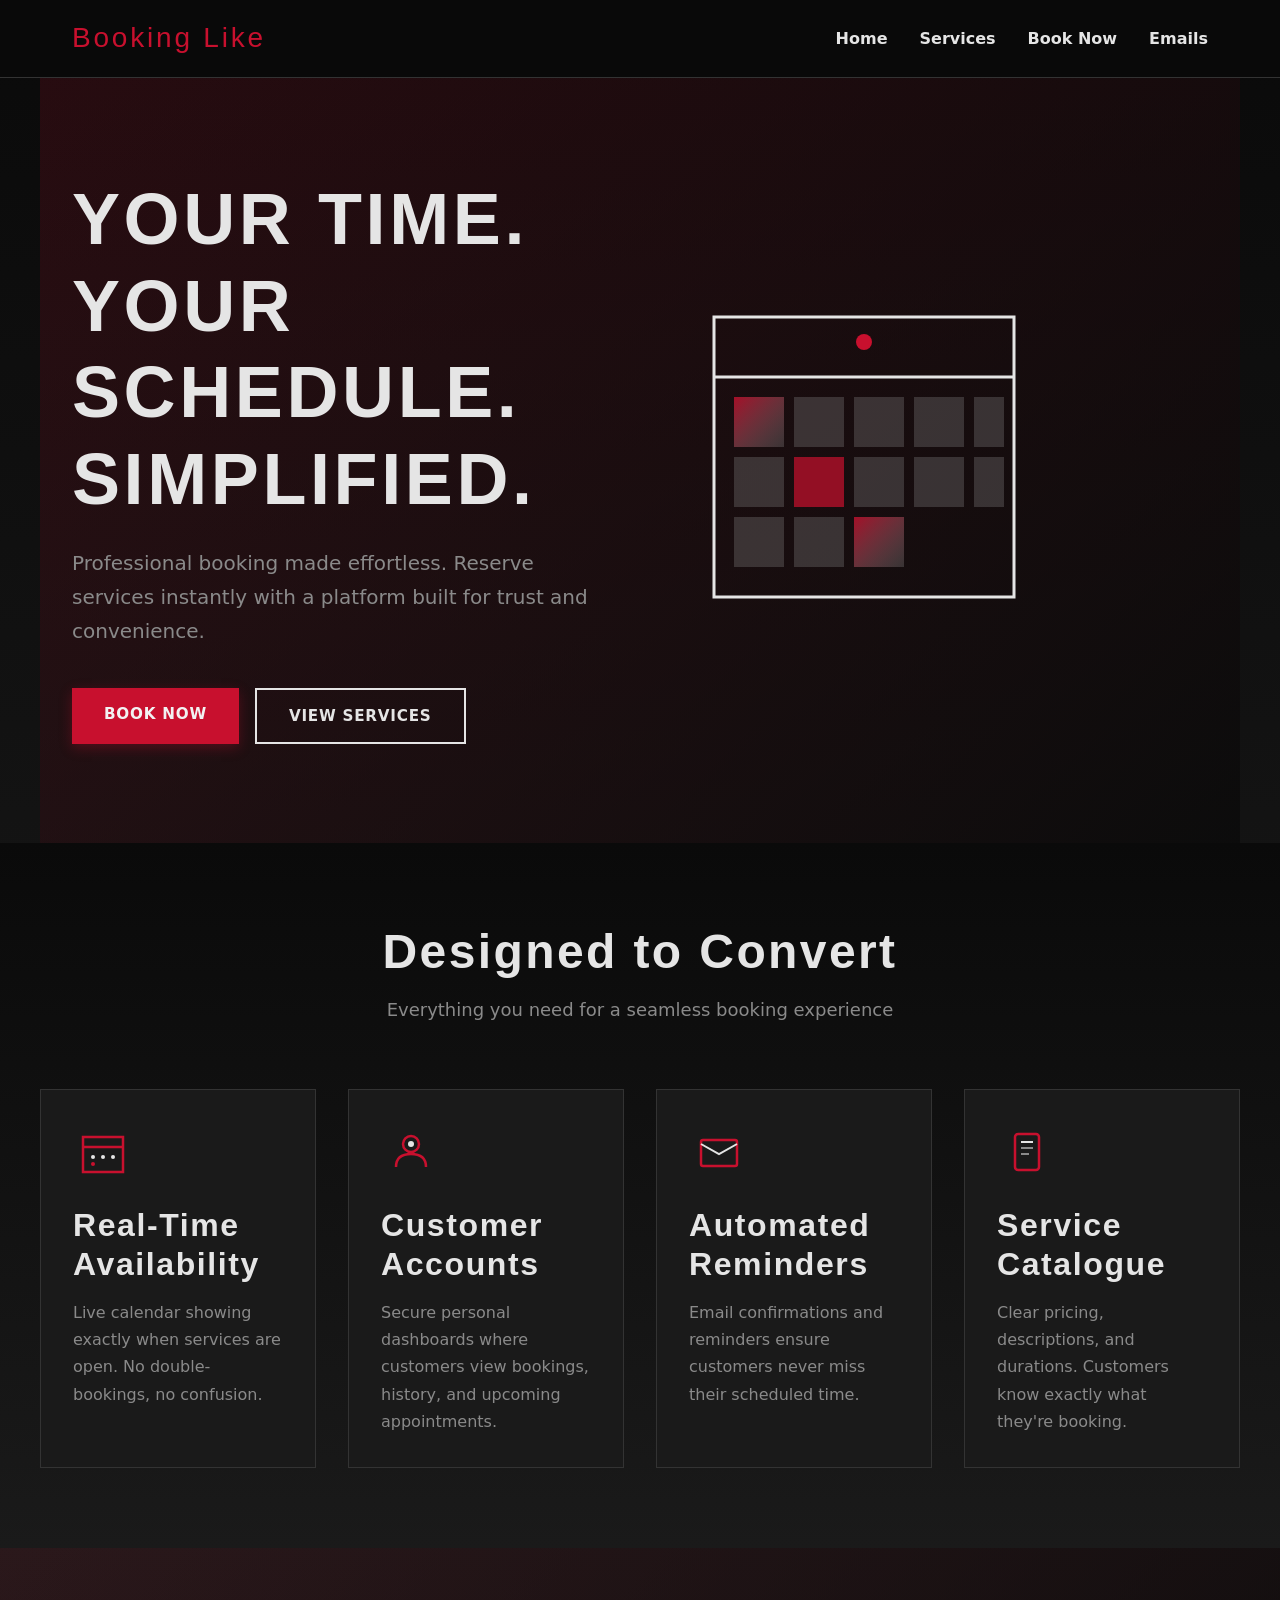
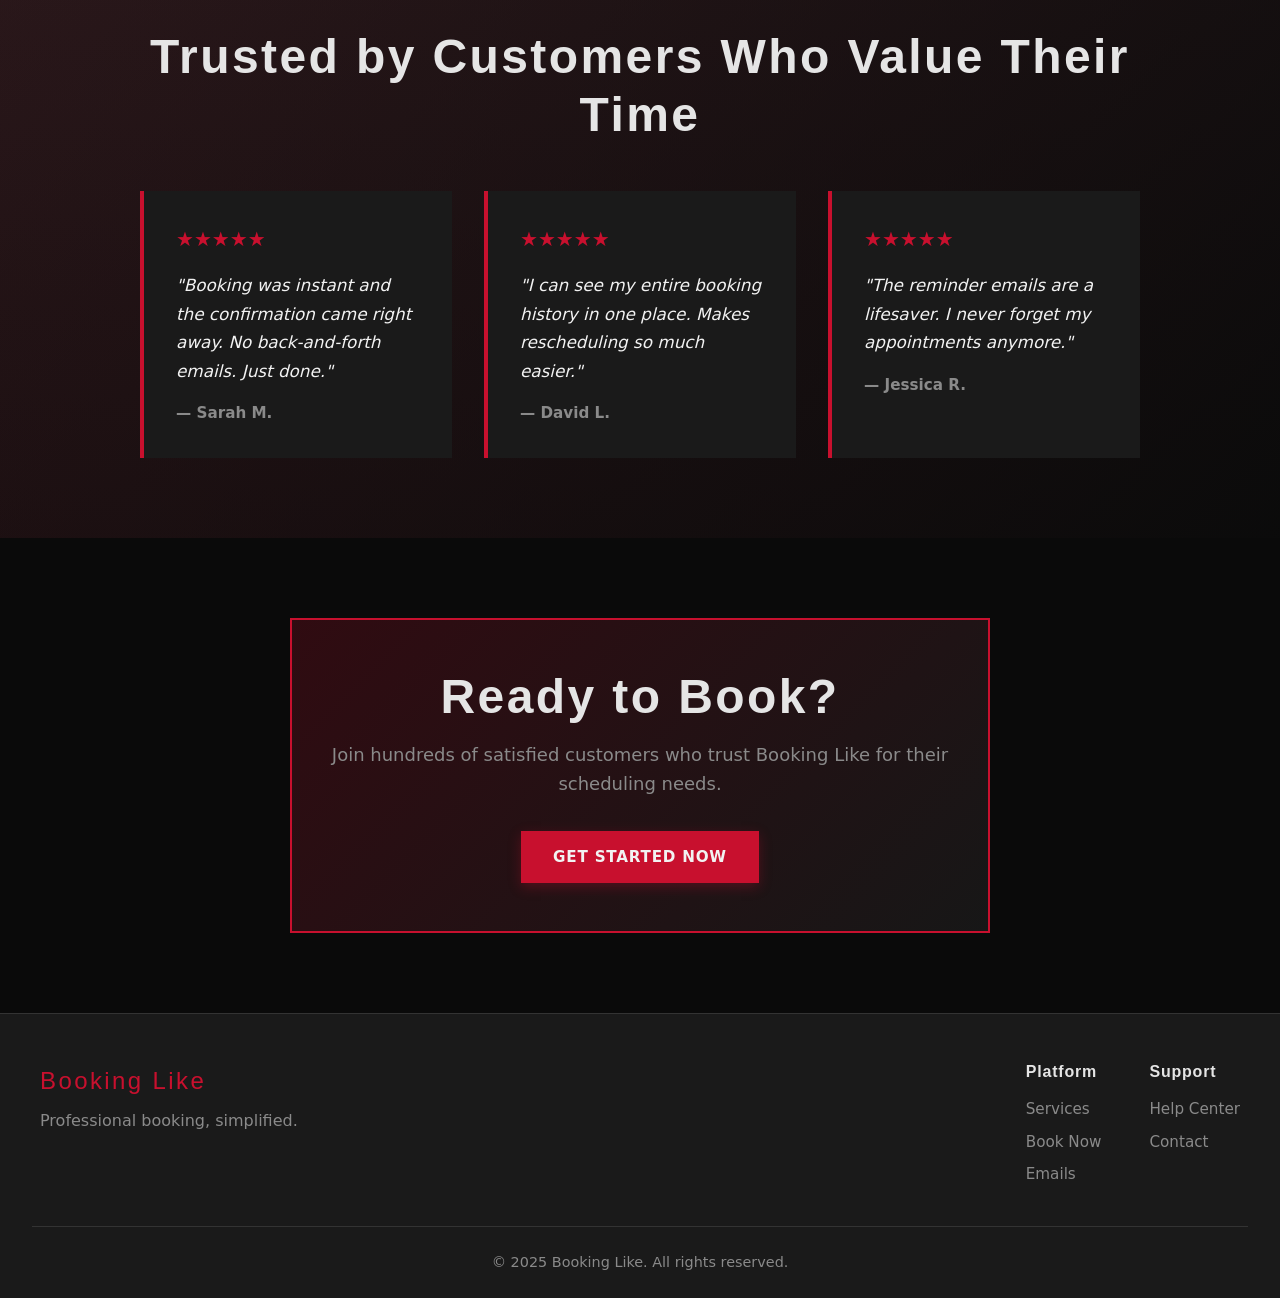
<file: index.html>
<!DOCTYPE html>
<html lang="en">
<head>
<meta charset="UTF-8">
<meta name="viewport" content="width=device-width, initial-scale=1.0">
<title>Booking Like – Professional Online Booking</title>
<link rel="stylesheet" href="styles.css">
</head>
<body>
<nav class="navbar">
<div class="nav-container">
<a href="index.html" class="logo">Booking Like</a>
<div class="nav-links">
<a href="index.html">Home</a>
<a href="services.html">Services</a>
<a href="book-now.html">Book Now</a>
<a href="emails.html">Emails</a>
</div>
</div>
</nav>
<main>
<section class="hero">
<div class="hero-content">
<h1>Your Time.<br>Your Schedule.<br>Simplified.</h1>
<p class="hero-subtitle">Professional booking made effortless. Reserve services instantly with a platform built for trust and convenience.</p>
<div class="hero-cta">
<a href="book-now.html" class="btn btn-primary">Book Now</a>
<a href="services.html" class="btn btn-secondary">View Services</a>
</div>
</div>
<div class="hero-visual">
<svg viewBox="0 0 400 400" xmlns="http://www.w3.org/2000/svg">
<defs>
<linearGradient id="calGrad" x1="0%" y1="0%" x2="100%" y2="100%">
<stop offset="0%" style="stop-color:#c8102e;stop-opacity:0.8"/>
<stop offset="100%" style="stop-color:#8a8a8a;stop-opacity:0.3"/>
</linearGradient>
</defs>
<rect x="50" y="60" width="300" height="280" fill="none" stroke="#e5e5e5" stroke-width="3"/>
<line x1="50" y1="120" x2="350" y2="120" stroke="#e5e5e5" stroke-width="3"/>
<rect x="70" y="140" width="50" height="50" fill="url(#calGrad)"/>
<rect x="130" y="140" width="50" height="50" fill="#8a8a8a" opacity="0.3"/>
<rect x="190" y="140" width="50" height="50" fill="#8a8a8a" opacity="0.3"/>
<rect x="250" y="140" width="50" height="50" fill="#8a8a8a" opacity="0.3"/>
<rect x="310" y="140" width="30" height="50" fill="#8a8a8a" opacity="0.3"/>
<rect x="70" y="200" width="50" height="50" fill="#8a8a8a" opacity="0.3"/>
<rect x="130" y="200" width="50" height="50" fill="#c8102e" opacity="0.7"/>
<rect x="190" y="200" width="50" height="50" fill="#8a8a8a" opacity="0.3"/>
<rect x="250" y="200" width="50" height="50" fill="#8a8a8a" opacity="0.3"/>
<rect x="310" y="200" width="30" height="50" fill="#8a8a8a" opacity="0.3"/>
<rect x="70" y="260" width="50" height="50" fill="#8a8a8a" opacity="0.3"/>
<rect x="130" y="260" width="50" height="50" fill="#8a8a8a" opacity="0.3"/>
<rect x="190" y="260" width="50" height="50" fill="url(#calGrad)"/>
<circle cx="200" cy="85" r="8" fill="#c8102e"/>
</svg>
</div>
</section>
<section class="features">
<div class="section-header">
<h2>Designed to Convert</h2>
<p>Everything you need for a seamless booking experience</p>
</div>
<div class="feature-grid">
<div class="feature-card">
<div class="feature-icon">
<svg viewBox="0 0 60 60" xmlns="http://www.w3.org/2000/svg">
<rect x="10" y="15" width="40" height="35" fill="none" stroke="#c8102e" stroke-width="2.5"/>
<line x1="10" y1="25" x2="50" y2="25" stroke="#c8102e" stroke-width="2.5"/>
<circle cx="20" cy="35" r="2" fill="#e5e5e5"/>
<circle cx="30" cy="35" r="2" fill="#e5e5e5"/>
<circle cx="40" cy="35" r="2" fill="#e5e5e5"/>
<circle cx="20" cy="42" r="2" fill="#c8102e"/>
</svg>
</div>
<h3>Real-Time Availability</h3>
<p>Live calendar showing exactly when services are open. No double-bookings, no confusion.</p>
</div>
<div class="feature-card">
<div class="feature-icon">
<svg viewBox="0 0 60 60" xmlns="http://www.w3.org/2000/svg">
<circle cx="30" cy="22" r="8" fill="none" stroke="#c8102e" stroke-width="2.5"/>
<path d="M15 45 Q15 32 30 32 Q45 32 45 45" fill="none" stroke="#c8102e" stroke-width="2.5"/>
<circle cx="30" cy="22" r="3" fill="#e5e5e5"/>
</svg>
</div>
<h3>Customer Accounts</h3>
<p>Secure personal dashboards where customers view bookings, history, and upcoming appointments.</p>
</div>
<div class="feature-card">
<div class="feature-icon">
<svg viewBox="0 0 60 60" xmlns="http://www.w3.org/2000/svg">
<rect x="12" y="18" width="36" height="26" rx="2" fill="none" stroke="#c8102e" stroke-width="2.5"/>
<polyline points="12,22 30,32 48,22" fill="none" stroke="#e5e5e5" stroke-width="2"/>
</svg>
</div>
<h3>Automated Reminders</h3>
<p>Email confirmations and reminders ensure customers never miss their scheduled time.</p>
</div>
<div class="feature-card">
<div class="feature-icon">
<svg viewBox="0 0 60 60" xmlns="http://www.w3.org/2000/svg">
<rect x="18" y="12" width="24" height="36" rx="3" fill="none" stroke="#c8102e" stroke-width="2.5"/>
<line x1="24" y1="20" x2="36" y2="20" stroke="#e5e5e5" stroke-width="2"/>
<line x1="24" y1="26" x2="36" y2="26" stroke="#8a8a8a" stroke-width="2"/>
<line x1="24" y1="32" x2="32" y2="32" stroke="#8a8a8a" stroke-width="2"/>
</svg>
</div>
<h3>Service Catalogue</h3>
<p>Clear pricing, descriptions, and durations. Customers know exactly what they're booking.</p>
</div>
</div>
</section>
<section class="social-proof">
<div class="proof-content">
<h2>Trusted by Customers Who Value Their Time</h2>
<div class="testimonial-grid">
<div class="testimonial">
<div class="stars">★★★★★</div>
<p>"Booking was instant and the confirmation came right away. No back-and-forth emails. Just done."</p>
<div class="author">— Sarah M.</div>
</div>
<div class="testimonial">
<div class="stars">★★★★★</div>
<p>"I can see my entire booking history in one place. Makes rescheduling so much easier."</p>
<div class="author">— David L.</div>
</div>
<div class="testimonial">
<div class="stars">★★★★★</div>
<p>"The reminder emails are a lifesaver. I never forget my appointments anymore."</p>
<div class="author">— Jessica R.</div>
</div>
</div>
</div>
</section>
<section class="cta-final">
<div class="cta-box">
<h2>Ready to Book?</h2>
<p>Join hundreds of satisfied customers who trust Booking Like for their scheduling needs.</p>
<a href="book-now.html" class="btn btn-primary">Get Started Now</a>
</div>
</section>
</main>
<footer class="footer">
<div class="footer-content">
<div class="footer-brand">
<div class="logo">Booking Like</div>
<p>Professional booking, simplified.</p>
</div>
<div class="footer-links">
<div class="footer-col">
<h4>Platform</h4>
<a href="services.html">Services</a>
<a href="book-now.html">Book Now</a>
<a href="emails.html">Emails</a>
</div>
<div class="footer-col">
<h4>Support</h4>
<a href="#">Help Center</a>
<a href="#">Contact</a>
</div>
</div>
</div>
<div class="footer-bottom">
<p>&copy; 2025 Booking Like. All rights reserved.</p>
</div>
</footer>
<script src="script.js"></script>
</body>
</html>
</file>
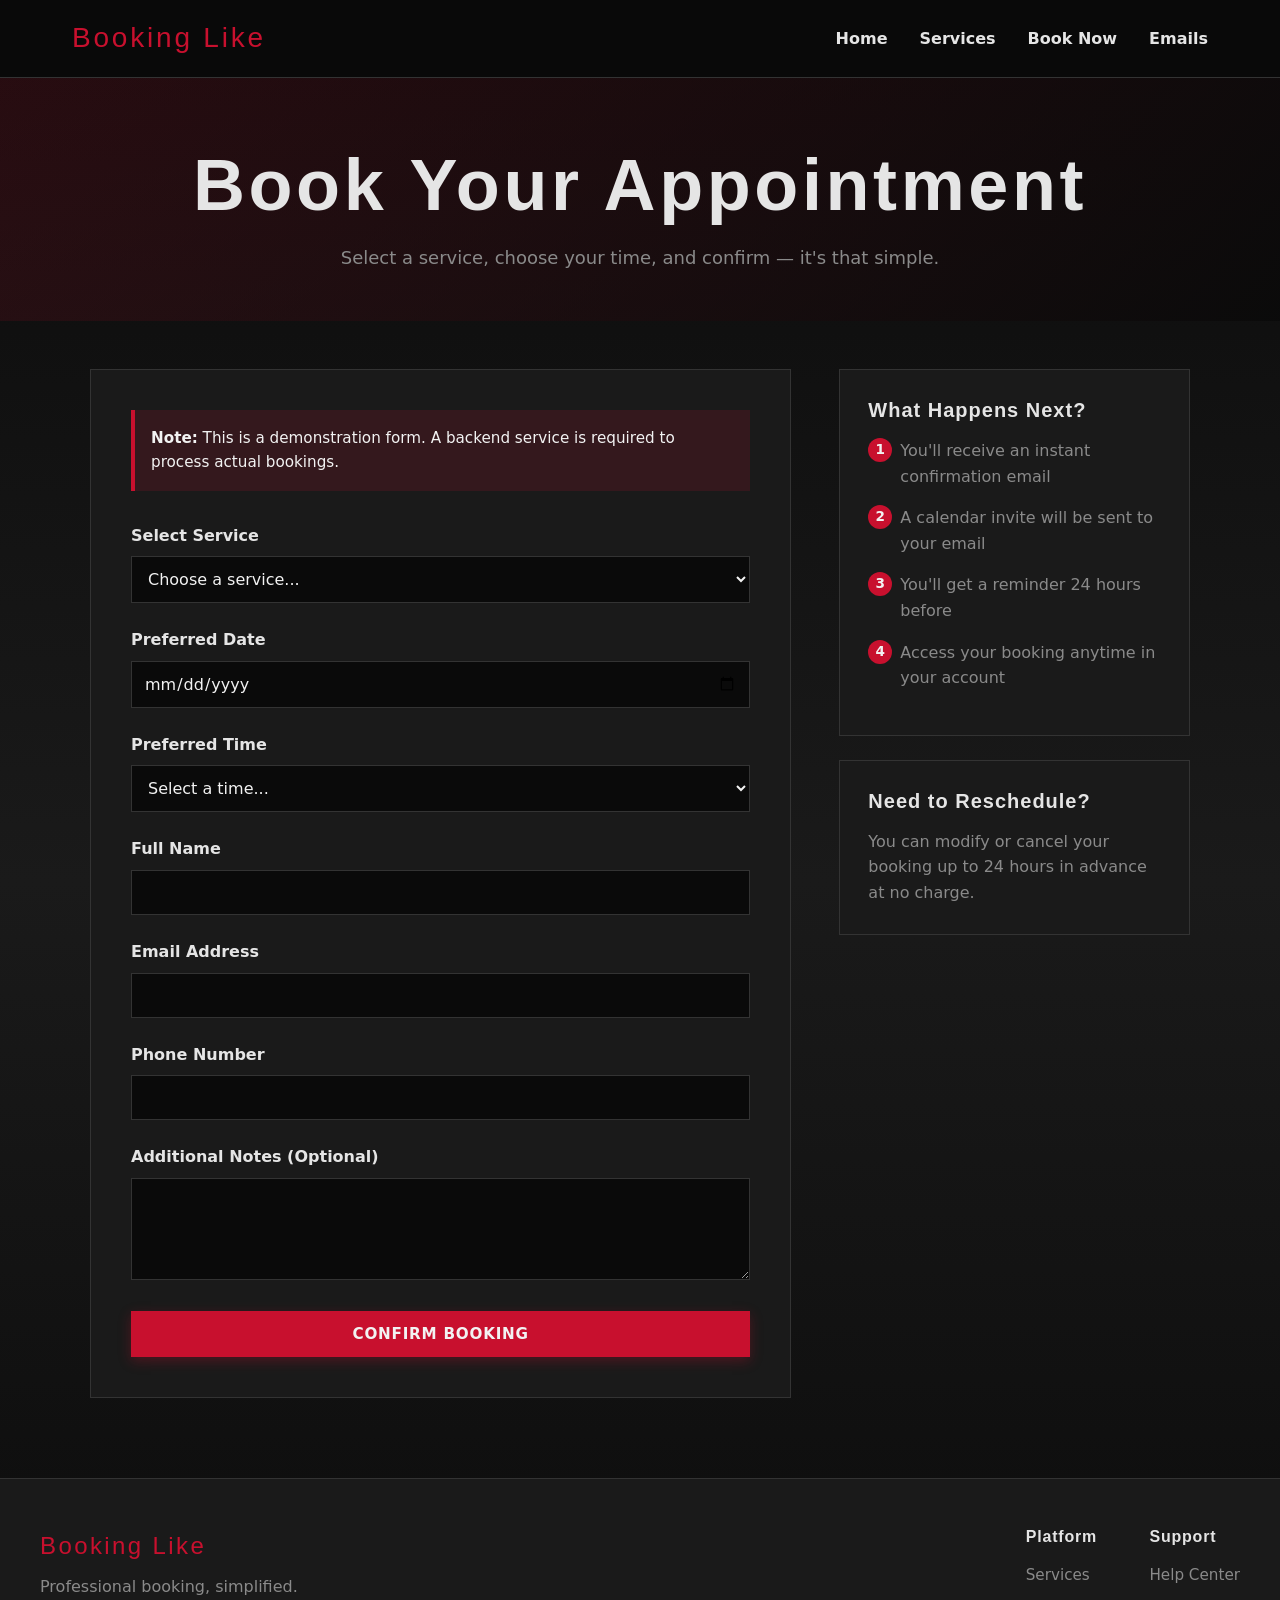
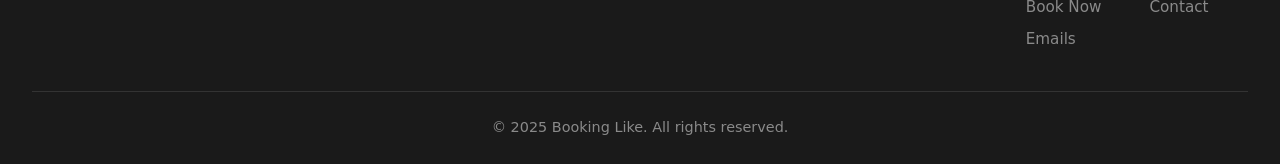
<file: book-now.html>
<!DOCTYPE html>
<html lang="en">
<head>
<meta charset="UTF-8">
<meta name="viewport" content="width=device-width, initial-scale=1.0">
<title>Book Now – Booking Like</title>
<link rel="stylesheet" href="styles.css">
</head>
<body>
<nav class="navbar">
<div class="nav-container">
<a href="index.html" class="logo">Booking Like</a>
<div class="nav-links">
<a href="index.html">Home</a>
<a href="services.html">Services</a>
<a href="book-now.html">Book Now</a>
<a href="emails.html">Emails</a>
</div>
</div>
</nav>
<main>
<section class="page-hero">
<h1>Book Your Appointment</h1>
<p>Select a service, choose your time, and confirm — it's that simple.</p>
</section>
<section class="booking-section">
<div class="booking-container">
<form class="booking-form" id="bookingForm">
<div class="form-notice">
<strong>Note:</strong> This is a demonstration form. A backend service is required to process actual bookings.
</div>
<div class="form-group">
<label for="service">Select Service</label>
<select id="service" name="service" required>
<option value="">Choose a service...</option>
<option value="consultation">Consultation Session – $120</option>
<option value="express">Express Service – $75</option>
<option value="extended">Extended Package – $200</option>
<option value="workshop">Group Workshop – $450</option>
</select>
</div>
<div class="form-group">
<label for="date">Preferred Date</label>
<input type="date" id="date" name="date" required>
</div>
<div class="form-group">
<label for="time">Preferred Time</label>
<select id="time" name="time" required>
<option value="">Select a time...</option>
<option value="09:00">9:00 AM</option>
<option value="10:00">10:00 AM</option>
<option value="11:00">11:00 AM</option>
<option value="13:00">1:00 PM</option>
<option value="14:00">2:00 PM</option>
<option value="15:00">3:00 PM</option>
<option value="16:00">4:00 PM</option>
</select>
</div>
<div class="form-group">
<label for="name">Full Name</label>
<input type="text" id="name" name="name" required>
</div>
<div class="form-group">
<label for="email">Email Address</label>
<input type="email" id="email" name="email" required>
</div>
<div class="form-group">
<label for="phone">Phone Number</label>
<input type="tel" id="phone" name="phone">
</div>
<div class="form-group">
<label for="notes">Additional Notes (Optional)</label>
<textarea id="notes" name="notes" rows="4"></textarea>
</div>
<button type="submit" class="btn btn-primary btn-block">Confirm Booking</button>
</form>
<div class="booking-sidebar">
<div class="info-card">
<h3>What Happens Next?</h3>
<ol class="process-list">
<li>You'll receive an instant confirmation email</li>
<li>A calendar invite will be sent to your email</li>
<li>You'll get a reminder 24 hours before</li>
<li>Access your booking anytime in your account</li>
</ol>
</div>
<div class="info-card">
<h3>Need to Reschedule?</h3>
<p>You can modify or cancel your booking up to 24 hours in advance at no charge.</p>
</div>
</div>
</div>
</section>
</main>
<footer class="footer">
<div class="footer-content">
<div class="footer-brand">
<div class="logo">Booking Like</div>
<p>Professional booking, simplified.</p>
</div>
<div class="footer-links">
<div class="footer-col">
<h4>Platform</h4>
<a href="services.html">Services</a>
<a href="book-now.html">Book Now</a>
<a href="emails.html">Emails</a>
</div>
<div class="footer-col">
<h4>Support</h4>
<a href="#">Help Center</a>
<a href="#">Contact</a>
</div>
</div>
</div>
<div class="footer-bottom">
<p>&copy; 2025 Booking Like. All rights reserved.</p>
</div>
</footer>
<script src="script.js"></script>
</body>
</html>
</file>
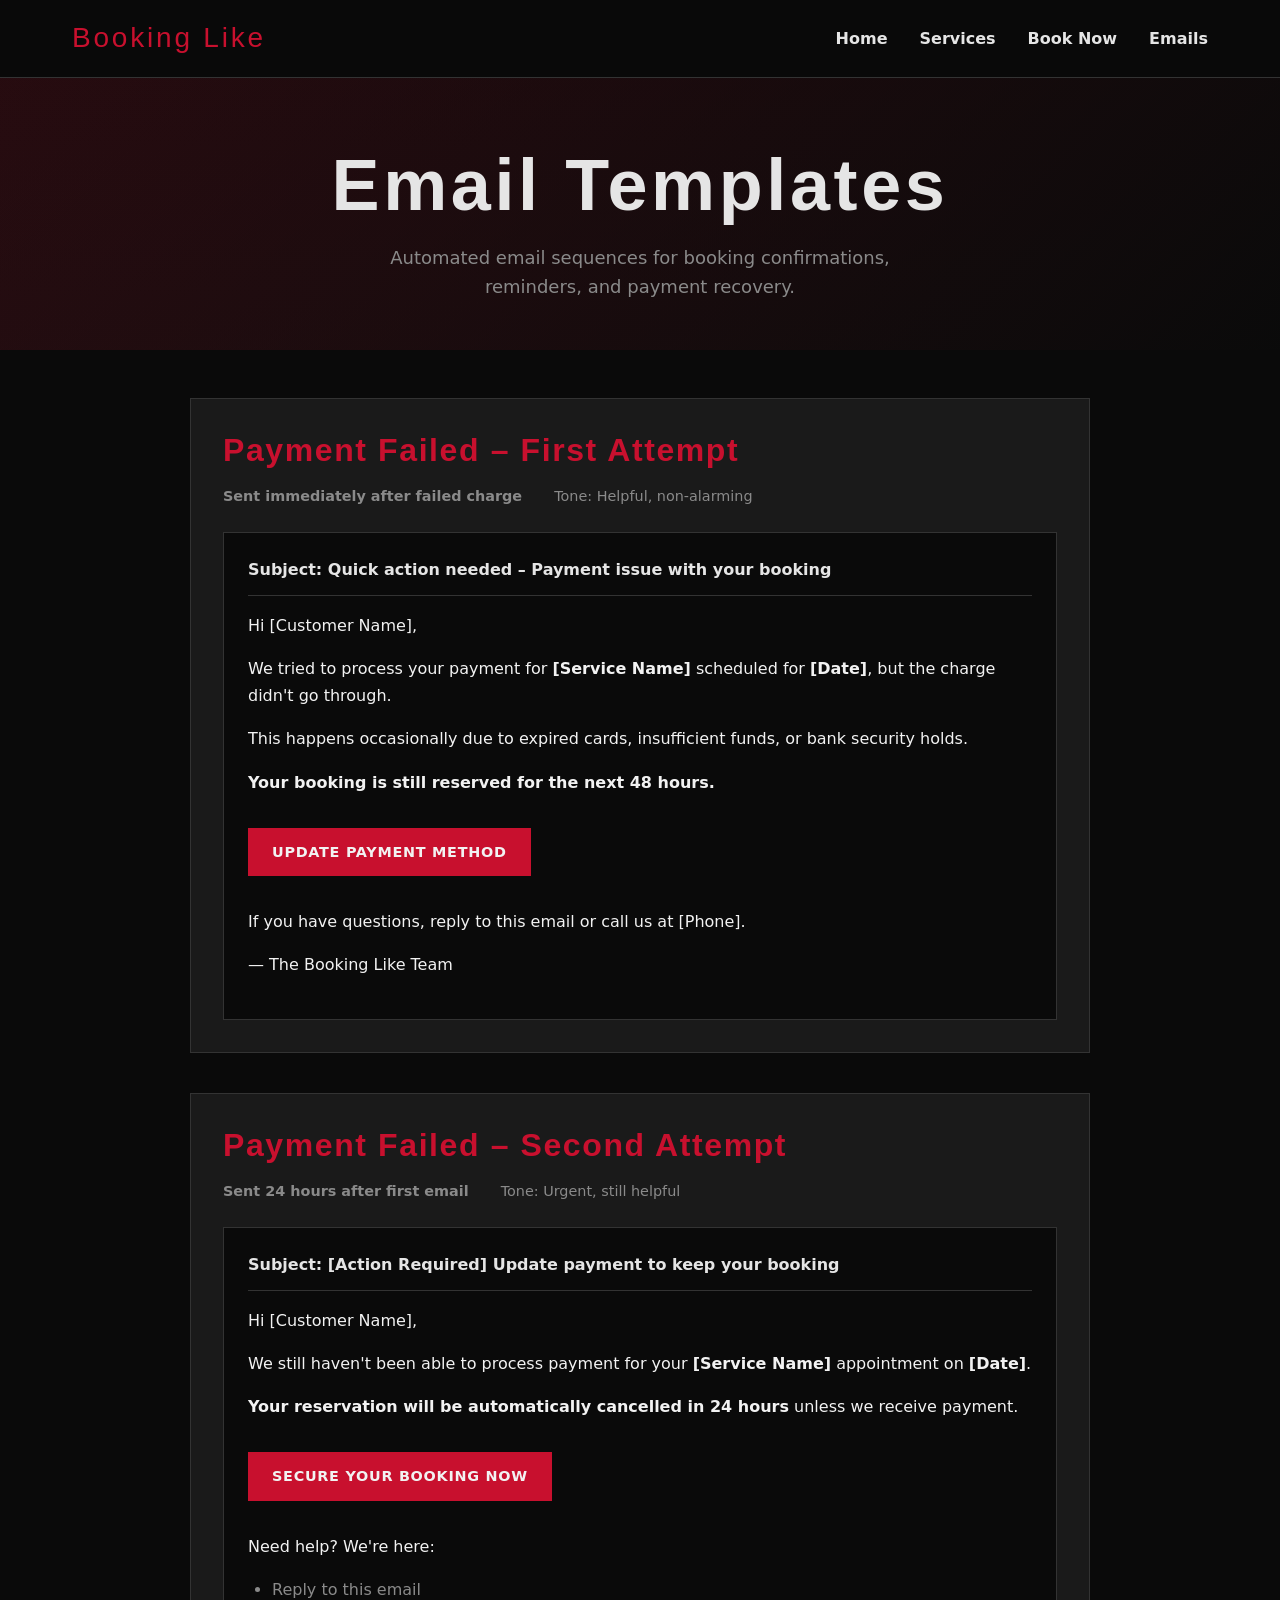
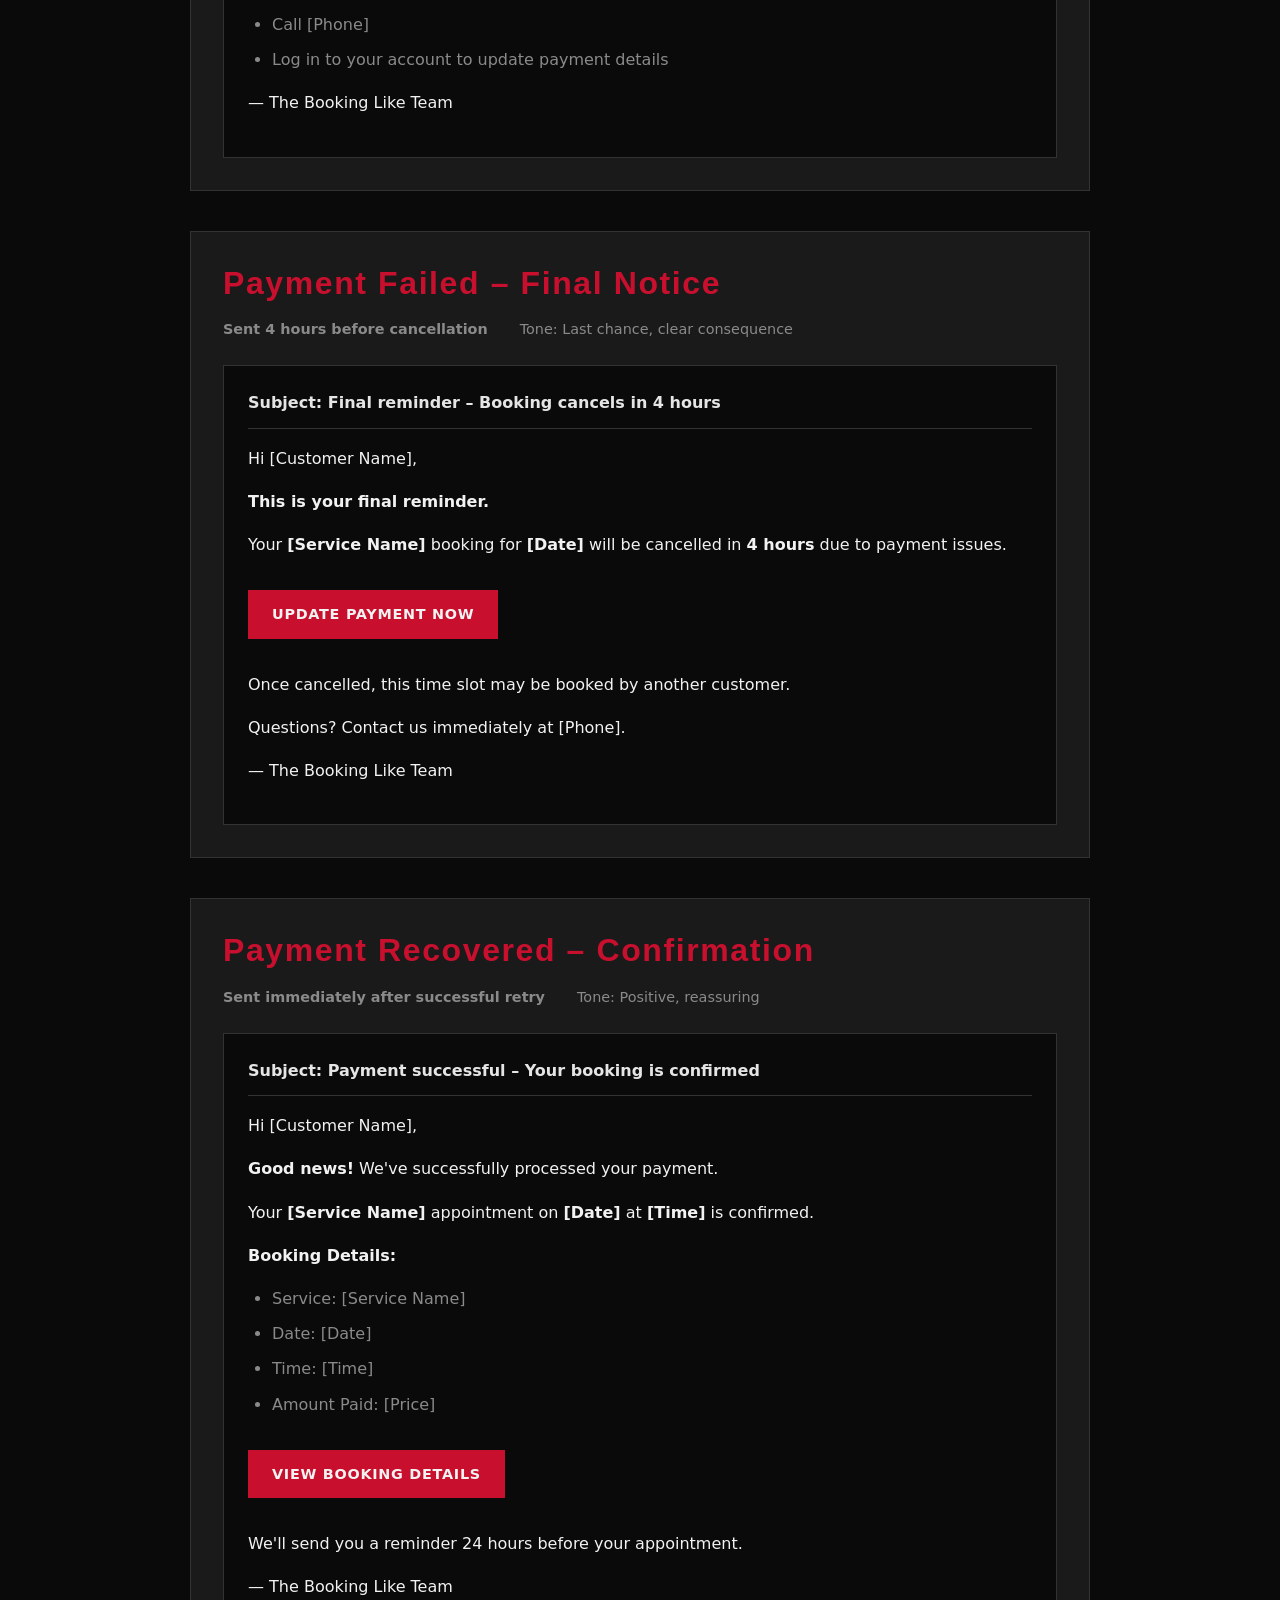
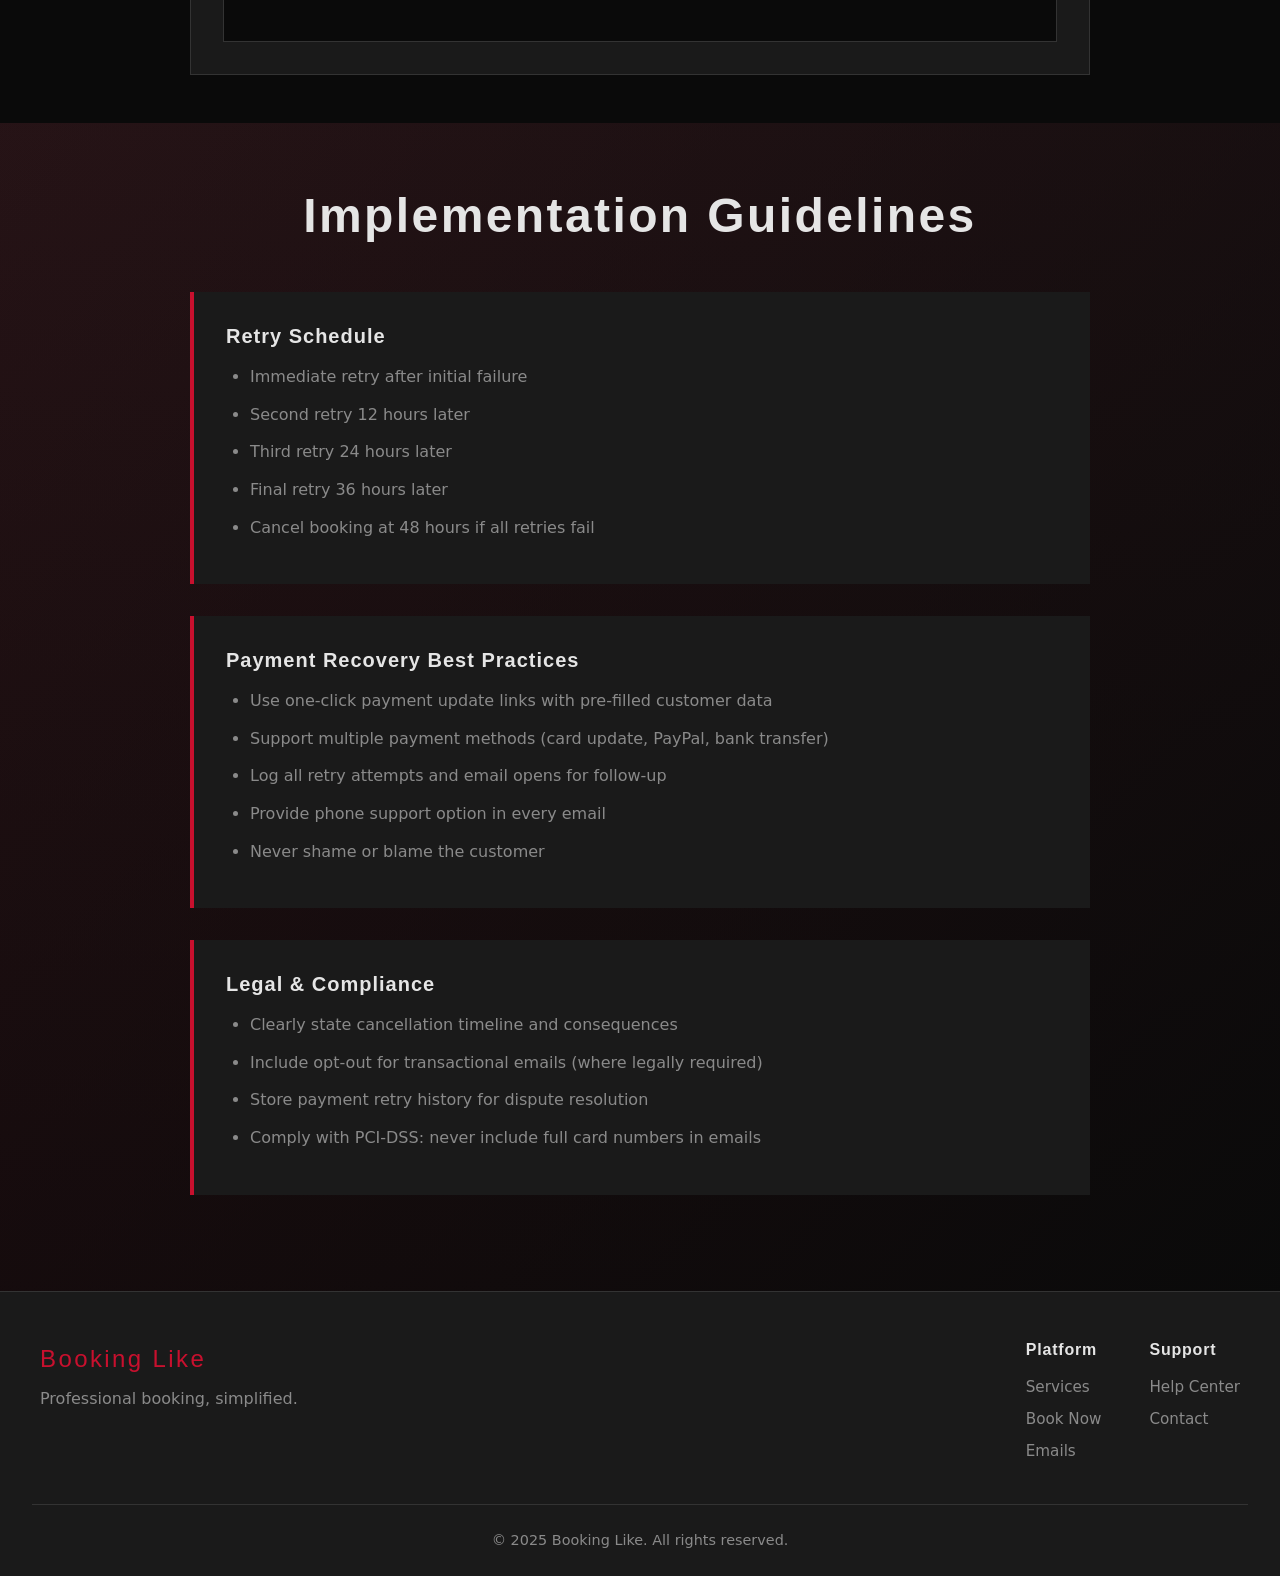
<file: emails.html>
<!DOCTYPE html>
<html lang="en">
<head>
<meta charset="UTF-8">
<meta name="viewport" content="width=device-width, initial-scale=1.0">
<title>Email Templates – Booking Like</title>
<link rel="stylesheet" href="styles.css">
</head>
<body>
<nav class="navbar">
<div class="nav-container">
<a href="index.html" class="logo">Booking Like</a>
<div class="nav-links">
<a href="index.html">Home</a>
<a href="services.html">Services</a>
<a href="book-now.html">Book Now</a>
<a href="emails.html">Emails</a>
</div>
</div>
</nav>
<main>
<section class="page-hero">
<h1>Email Templates</h1>
<p>Automated email sequences for booking confirmations, reminders, and payment recovery.</p>
</section>
<section class="email-templates">
<div class="template-container">
<div class="template-card">
<h3>Payment Failed – First Attempt</h3>
<div class="template-meta">
<span class="timing">Sent immediately after failed charge</span>
<span class="tone">Tone: Helpful, non-alarming</span>
</div>
<div class="template-preview">
<div class="email-subject">Subject: Quick action needed – Payment issue with your booking</div>
<div class="email-body">
<p>Hi [Customer Name],</p>
<p>We tried to process your payment for <strong>[Service Name]</strong> scheduled for <strong>[Date]</strong>, but the charge didn't go through.</p>
<p>This happens occasionally due to expired cards, insufficient funds, or bank security holds.</p>
<p><strong>Your booking is still reserved for the next 48 hours.</strong></p>
<p><a href="[Update Payment Link]" class="email-cta">Update Payment Method</a></p>
<p>If you have questions, reply to this email or call us at [Phone].</p>
<p>— The Booking Like Team</p>
</div>
</div>
</div>
<div class="template-card">
<h3>Payment Failed – Second Attempt</h3>
<div class="template-meta">
<span class="timing">Sent 24 hours after first email</span>
<span class="tone">Tone: Urgent, still helpful</span>
</div>
<div class="template-preview">
<div class="email-subject">Subject: [Action Required] Update payment to keep your booking</div>
<div class="email-body">
<p>Hi [Customer Name],</p>
<p>We still haven't been able to process payment for your <strong>[Service Name]</strong> appointment on <strong>[Date]</strong>.</p>
<p><strong>Your reservation will be automatically cancelled in 24 hours</strong> unless we receive payment.</p>
<p><a href="[Update Payment Link]" class="email-cta">Secure Your Booking Now</a></p>
<p>Need help? We're here:</p>
<ul>
<li>Reply to this email</li>
<li>Call [Phone]</li>
<li>Log in to your account to update payment details</li>
</ul>
<p>— The Booking Like Team</p>
</div>
</div>
</div>
<div class="template-card">
<h3>Payment Failed – Final Notice</h3>
<div class="template-meta">
<span class="timing">Sent 4 hours before cancellation</span>
<span class="tone">Tone: Last chance, clear consequence</span>
</div>
<div class="template-preview">
<div class="email-subject">Subject: Final reminder – Booking cancels in 4 hours</div>
<div class="email-body">
<p>Hi [Customer Name],</p>
<p><strong>This is your final reminder.</strong></p>
<p>Your <strong>[Service Name]</strong> booking for <strong>[Date]</strong> will be cancelled in <strong>4 hours</strong> due to payment issues.</p>
<p><a href="[Update Payment Link]" class="email-cta">Update Payment Now</a></p>
<p>Once cancelled, this time slot may be booked by another customer.</p>
<p>Questions? Contact us immediately at [Phone].</p>
<p>— The Booking Like Team</p>
</div>
</div>
</div>
<div class="template-card">
<h3>Payment Recovered – Confirmation</h3>
<div class="template-meta">
<span class="timing">Sent immediately after successful retry</span>
<span class="tone">Tone: Positive, reassuring</span>
</div>
<div class="template-preview">
<div class="email-subject">Subject: Payment successful – Your booking is confirmed</div>
<div class="email-body">
<p>Hi [Customer Name],</p>
<p><strong>Good news!</strong> We've successfully processed your payment.</p>
<p>Your <strong>[Service Name]</strong> appointment on <strong>[Date]</strong> at <strong>[Time]</strong> is confirmed.</p>
<p><strong>Booking Details:</strong></p>
<ul>
<li>Service: [Service Name]</li>
<li>Date: [Date]</li>
<li>Time: [Time]</li>
<li>Amount Paid: [Price]</li>
</ul>
<p><a href="[Booking Link]" class="email-cta">View Booking Details</a></p>
<p>We'll send you a reminder 24 hours before your appointment.</p>
<p>— The Booking Like Team</p>
</div>
</div>
</div>
</div>
</section>
<section class="implementation-notes">
<div class="notes-container">
<h2>Implementation Guidelines</h2>
<div class="note-card">
<h4>Retry Schedule</h4>
<ul>
<li>Immediate retry after initial failure</li>
<li>Second retry 12 hours later</li>
<li>Third retry 24 hours later</li>
<li>Final retry 36 hours later</li>
<li>Cancel booking at 48 hours if all retries fail</li>
</ul>
</div>
<div class="note-card">
<h4>Payment Recovery Best Practices</h4>
<ul>
<li>Use one-click payment update links with pre-filled customer data</li>
<li>Support multiple payment methods (card update, PayPal, bank transfer)</li>
<li>Log all retry attempts and email opens for follow-up</li>
<li>Provide phone support option in every email</li>
<li>Never shame or blame the customer</li>
</ul>
</div>
<div class="note-card">
<h4>Legal & Compliance</h4>
<ul>
<li>Clearly state cancellation timeline and consequences</li>
<li>Include opt-out for transactional emails (where legally required)</li>
<li>Store payment retry history for dispute resolution</li>
<li>Comply with PCI-DSS: never include full card numbers in emails</li>
</ul>
</div>
</div>
</section>
</main>
<footer class="footer">
<div class="footer-content">
<div class="footer-brand">
<div class="logo">Booking Like</div>
<p>Professional booking, simplified.</p>
</div>
<div class="footer-links">
<div class="footer-col">
<h4>Platform</h4>
<a href="services.html">Services</a>
<a href="book-now.html">Book Now</a>
<a href="emails.html">Emails</a>
</div>
<div class="footer-col">
<h4>Support</h4>
<a href="#">Help Center</a>
<a href="#">Contact</a>
</div>
</div>
</div>
<div class="footer-bottom">
<p>&copy; 2025 Booking Like. All rights reserved.</p>
</div>
</footer>
<script src="script.js"></script>
</body>
</html>
</file>
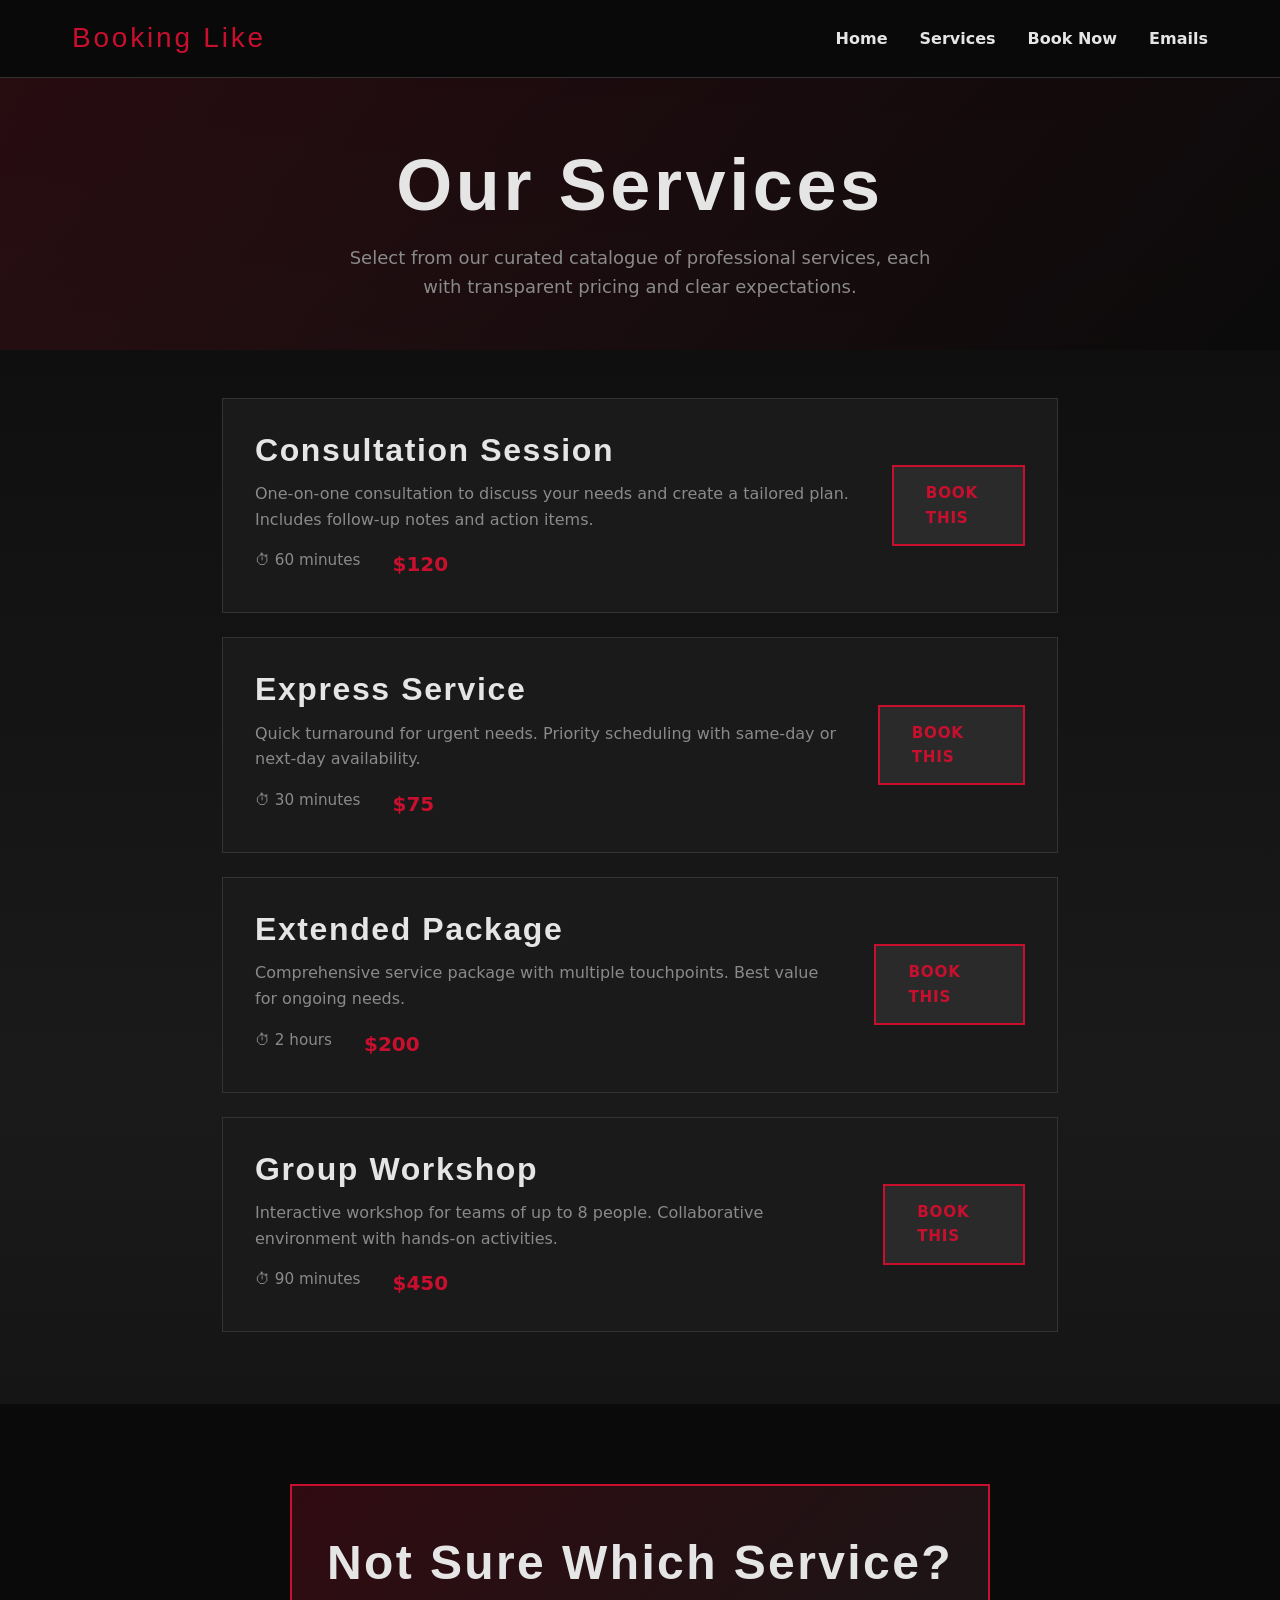
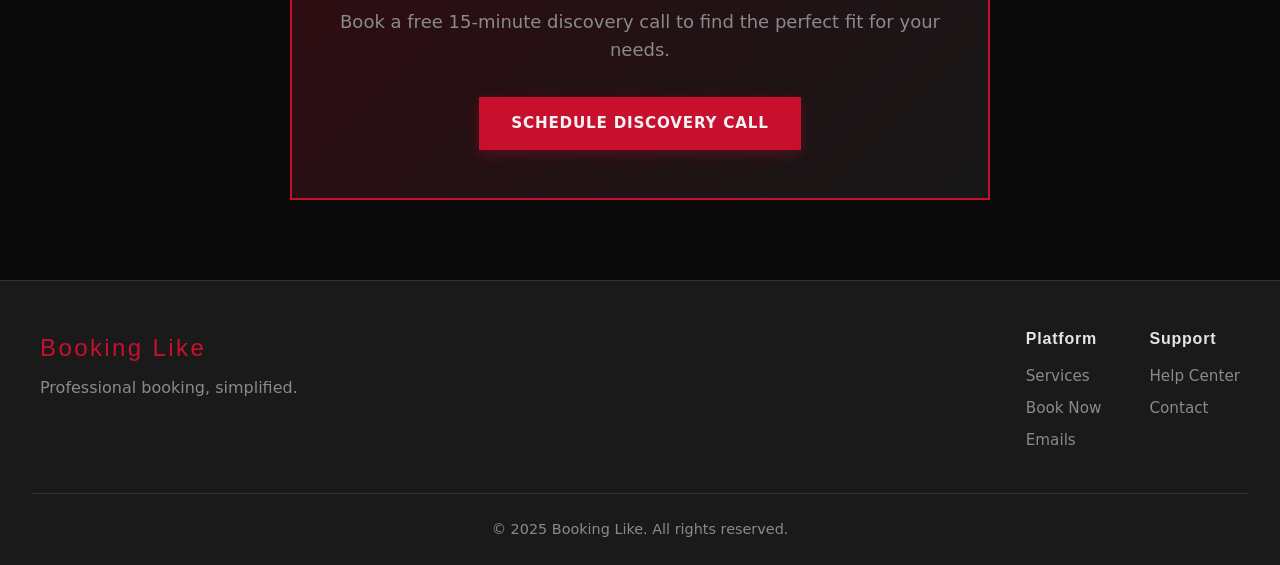
<file: services.html>
<!DOCTYPE html>
<html lang="en">
<head>
<meta charset="UTF-8">
<meta name="viewport" content="width=device-width, initial-scale=1.0">
<title>Services – Booking Like</title>
<link rel="stylesheet" href="styles.css">
</head>
<body>
<nav class="navbar">
<div class="nav-container">
<a href="index.html" class="logo">Booking Like</a>
<div class="nav-links">
<a href="index.html">Home</a>
<a href="services.html">Services</a>
<a href="book-now.html">Book Now</a>
<a href="emails.html">Emails</a>
</div>
</div>
</nav>
<main>
<section class="page-hero">
<h1>Our Services</h1>
<p>Select from our curated catalogue of professional services, each with transparent pricing and clear expectations.</p>
</section>
<section class="services-list">
<div class="service-item">
<div class="service-info">
<h3>Consultation Session</h3>
<p>One-on-one consultation to discuss your needs and create a tailored plan. Includes follow-up notes and action items.</p>
<div class="service-meta">
<span class="duration">⏱ 60 minutes</span>
<span class="price">$120</span>
</div>
</div>
<a href="book-now.html" class="btn btn-accent">Book This</a>
</div>
<div class="service-item">
<div class="service-info">
<h3>Express Service</h3>
<p>Quick turnaround for urgent needs. Priority scheduling with same-day or next-day availability.</p>
<div class="service-meta">
<span class="duration">⏱ 30 minutes</span>
<span class="price">$75</span>
</div>
</div>
<a href="book-now.html" class="btn btn-accent">Book This</a>
</div>
<div class="service-item">
<div class="service-info">
<h3>Extended Package</h3>
<p>Comprehensive service package with multiple touchpoints. Best value for ongoing needs.</p>
<div class="service-meta">
<span class="duration">⏱ 2 hours</span>
<span class="price">$200</span>
</div>
</div>
<a href="book-now.html" class="btn btn-accent">Book This</a>
</div>
<div class="service-item">
<div class="service-info">
<h3>Group Workshop</h3>
<p>Interactive workshop for teams of up to 8 people. Collaborative environment with hands-on activities.</p>
<div class="service-meta">
<span class="duration">⏱ 90 minutes</span>
<span class="price">$450</span>
</div>
</div>
<a href="book-now.html" class="btn btn-accent">Book This</a>
</div>
</section>
<section class="cta-section">
<div class="cta-box">
<h2>Not Sure Which Service?</h2>
<p>Book a free 15-minute discovery call to find the perfect fit for your needs.</p>
<a href="book-now.html" class="btn btn-primary">Schedule Discovery Call</a>
</div>
</section>
</main>
<footer class="footer">
<div class="footer-content">
<div class="footer-brand">
<div class="logo">Booking Like</div>
<p>Professional booking, simplified.</p>
</div>
<div class="footer-links">
<div class="footer-col">
<h4>Platform</h4>
<a href="services.html">Services</a>
<a href="book-now.html">Book Now</a>
<a href="emails.html">Emails</a>
</div>
<div class="footer-col">
<h4>Support</h4>
<a href="#">Help Center</a>
<a href="#">Contact</a>
</div>
</div>
</div>
<div class="footer-bottom">
<p>&copy; 2025 Booking Like. All rights reserved.</p>
</div>
</footer>
<script src="script.js"></script>
</body>
</html>
</file>
<file: styles.css>
:root {
--primary: #e5e5e5;
--secondary: #8a8a8a;
--accent: #c8102e;
--background: #0a0a0a;
--foreground: #f2f2f2;
--surface: #1a1a1a;
--surface-light: #2a2a2a;
--border: #333;
--shadow: rgba(200, 16, 46, 0.3);
}

* {
margin: 0;
padding: 0;
box-sizing: border-box;
}

html {
font-size: 16px;
}

body {
font-family: "Source Sans 3", "Segoe UI", system-ui, -apple-system, sans-serif;
background: var(--background);
background-image: linear-gradient(180deg, #0a0a0a 0%, #1a1a1a 50%, #0a0a0a 100%);
color: var(--foreground);
line-height: 1.6;
min-height: 100vh;
}

h1, h2, h3, h4, h5, h6 {
font-family: "Bebas Neue", "Impact", "Arial Black", sans-serif;
letter-spacing: 0.05em;
line-height: 1.2;
color: var(--primary);
}

h1 { font-size: clamp(2.5rem, 6vw, 4.5rem); }
h2 { font-size: clamp(2rem, 4vw, 3rem); }
h3 { font-size: clamp(1.5rem, 3vw, 2rem); }
h4 { font-size: 1.25rem; }

a {
color: var(--accent);
text-decoration: none;
transition: color 0.3s ease;
}

a:hover {
color: var(--primary);
}

.navbar {
background: rgba(10, 10, 10, 0.95);
backdrop-filter: blur(10px);
border-bottom: 1px solid var(--border);
position: sticky;
top: 0;
z-index: 100;
}

.nav-container {
max-width: 1200px;
margin: 0 auto;
padding: 1rem 2rem;
display: flex;
justify-content: space-between;
align-items: center;
}

.logo {
font-family: "Bebas Neue", sans-serif;
font-size: 1.75rem;
letter-spacing: 0.1em;
color: var(--accent);
}

.logo:hover {
color: var(--primary);
}

.nav-links {
display: flex;
gap: 2rem;
}

.nav-links a {
color: var(--primary);
font-weight: 600;
position: relative;
}

.nav-links a::after {
content: '';
position: absolute;
bottom: -4px;
left: 0;
width: 0;
height: 2px;
background: var(--accent);
transition: width 0.3s ease;
}

.nav-links a:hover::after {
width: 100%;
}

.hero {
min-height: 85vh;
display: grid;
grid-template-columns: 1fr 1fr;
gap: 3rem;
align-items: center;
padding: 4rem 2rem;
max-width: 1200px;
margin: 0 auto;
background: linear-gradient(135deg, rgba(200, 16, 46, 0.15) 0%, rgba(10, 10, 10, 0.8) 100%);
}

.hero-content h1 {
margin-bottom: 1.5rem;
text-transform: uppercase;
}

.hero-subtitle {
font-size: 1.25rem;
color: var(--secondary);
margin-bottom: 2.5rem;
max-width: 540px;
line-height: 1.7;
}

.hero-cta {
display: flex;
gap: 1rem;
flex-wrap: wrap;
}

.hero-visual svg {
width: 100%;
max-width: 400px;
height: auto;
}

.btn {
display: inline-block;
padding: 0.875rem 2rem;
font-weight: 700;
text-transform: uppercase;
letter-spacing: 0.05em;
transition: all 0.3s ease;
cursor: pointer;
border: none;
font-size: 0.95rem;
font-family: inherit;
}

.btn-primary {
background: var(--accent);
color: var(--foreground);
box-shadow: 0 4px 12px var(--shadow);
}

.btn-primary:hover {
background: #a00d25;
box-shadow: 0 6px 20px var(--shadow);
transform: translateY(-2px);
}

.btn-secondary {
background: transparent;
color: var(--primary);
border: 2px solid var(--primary);
}

.btn-secondary:hover {
background: var(--primary);
color: var(--background);
}

.btn-accent {
background: var(--surface-light);
color: var(--accent);
border: 2px solid var(--accent);
}

.btn-accent:hover {
background: var(--accent);
color: var(--foreground);
}

.btn-block {
width: 100%;
}

section {
padding: 5rem 2rem;
}

.section-header {
text-align: center;
max-width: 700px;
margin: 0 auto 4rem;
}

.section-header p {
font-size: 1.125rem;
color: var(--secondary);
margin-top: 1rem;
}

.features {
background: linear-gradient(180deg, #0a0a0a 0%, #1a1a1a 100%);
}

.feature-grid {
display: grid;
grid-template-columns: repeat(auto-fit, minmax(260px, 1fr));
gap: 2rem;
max-width: 1200px;
margin: 0 auto;
}

.feature-card {
background: var(--surface);
border: 1px solid var(--border);
padding: 2rem;
transition: all 0.3s ease;
}

.feature-card:hover {
border-color: var(--accent);
transform: translateY(-4px);
box-shadow: 0 8px 24px rgba(200, 16, 46, 0.2);
}

.feature-icon {
width: 60px;
height: 60px;
margin-bottom: 1.5rem;
}

.feature-icon svg {
width: 100%;
height: 100%;
}

.feature-card h3 {
margin-bottom: 1rem;
color: var(--primary);
}

.feature-card p {
color: var(--secondary);
line-height: 1.7;
}

.social-proof {
background: linear-gradient(135deg, rgba(200, 16, 46, 0.1) 0%, rgba(10, 10, 10, 0.9) 100%);
}

.proof-content {
max-width: 1000px;
margin: 0 auto;
text-align: center;
}

.proof-content h2 {
margin-bottom: 3rem;
}

.testimonial-grid {
display: grid;
grid-template-columns: repeat(auto-fit, minmax(280px, 1fr));
gap: 2rem;
margin-top: 3rem;
}

.testimonial {
background: var(--surface);
border-left: 4px solid var(--accent);
padding: 2rem;
text-align: left;
}

.stars {
color: var(--accent);
font-size: 1.25rem;
margin-bottom: 1rem;
}

.testimonial p {
font-size: 1.05rem;
line-height: 1.7;
margin-bottom: 1rem;
color: var(--foreground);
font-style: italic;
}

.author {
color: var(--secondary);
font-size: 0.95rem;
font-weight: 600;
}

.cta-final, .cta-section {
background: var(--background);
text-align: center;
}

.cta-box {
background: linear-gradient(135deg, rgba(200, 16, 46, 0.2) 0%, rgba(26, 26, 26, 0.8) 100%);
border: 2px solid var(--accent);
padding: 3rem 2rem;
max-width: 700px;
margin: 0 auto;
}

.cta-box h2 {
margin-bottom: 1rem;
}

.cta-box p {
font-size: 1.125rem;
color: var(--secondary);
margin-bottom: 2rem;
}

.footer {
background: var(--surface);
border-top: 1px solid var(--border);
padding: 3rem 2rem 1.5rem;
}

.footer-content {
max-width: 1200px;
margin: 0 auto;
display: grid;
grid-template-columns: 1fr 1fr;
gap: 3rem;
margin-bottom: 2rem;
}

.footer-brand .logo {
font-size: 1.5rem;
margin-bottom: 0.5rem;
display: block;
}

.footer-brand p {
color: var(--secondary);
}

.footer-links {
display: flex;
gap: 3rem;
justify-content: flex-end;
}

.footer-col h4 {
color: var(--primary);
margin-bottom: 1rem;
font-size: 1rem;
}

.footer-col a {
display: block;
color: var(--secondary);
margin-bottom: 0.5rem;
font-size: 0.95rem;
}

.footer-col a:hover {
color: var(--accent);
}

.footer-bottom {
border-top: 1px solid var(--border);
padding-top: 1.5rem;
text-align: center;
color: var(--secondary);
font-size: 0.9rem;
}

.page-hero {
text-align: center;
padding: 4rem 2rem 3rem;
background: linear-gradient(135deg, rgba(200, 16, 46, 0.15) 0%, rgba(10, 10, 10, 0.9) 100%);
}

.page-hero h1 {
margin-bottom: 1rem;
}

.page-hero p {
font-size: 1.125rem;
color: var(--secondary);
max-width: 600px;
margin: 0 auto;
}

.services-list {
max-width: 900px;
margin: 0 auto;
padding: 3rem 2rem;
}

.service-item {
background: var(--surface);
border: 1px solid var(--border);
padding: 2rem;
margin-bottom: 1.5rem;
display: flex;
justify-content: space-between;
align-items: center;
gap: 2rem;
transition: all 0.3s ease;
}

.service-item:hover {
border-color: var(--accent);
box-shadow: 0 4px 16px rgba(200, 16, 46, 0.2);
}

.service-info h3 {
margin-bottom: 0.75rem;
}

.service-info p {
color: var(--secondary);
margin-bottom: 1rem;
line-height: 1.6;
}

.service-meta {
display: flex;
gap: 2rem;
font-size: 0.95rem;
}

.duration {
color: var(--secondary);
}

.price {
color: var(--accent);
font-weight: 700;
font-size: 1.25rem;
}

.booking-section {
padding: 3rem 2rem 5rem;
}

.booking-container {
max-width: 1100px;
margin: 0 auto;
display: grid;
grid-template-columns: 2fr 1fr;
gap: 3rem;
}

.booking-form {
background: var(--surface);
border: 1px solid var(--border);
padding: 2.5rem;
}

.form-notice {
background: rgba(200, 16, 46, 0.15);
border-left: 4px solid var(--accent);
padding: 1rem;
margin-bottom: 2rem;
color: var(--foreground);
font-size: 0.95rem;
}

.form-group {
margin-bottom: 1.5rem;
}

.form-group label {
display: block;
margin-bottom: 0.5rem;
color: var(--primary);
font-weight: 600;
}

.form-group input,
.form-group select,
.form-group textarea {
width: 100%;
padding: 0.75rem;
background: var(--background);
border: 1px solid var(--border);
color: var(--foreground);
font-family: inherit;
font-size: 1rem;
transition: border-color 0.3s ease;
}

.form-group input:focus,
.form-group select:focus,
.form-group textarea:focus {
outline: none;
border-color: var(--accent);
}

.form-group textarea {
resize: vertical;
}

.booking-sidebar {
display: flex;
flex-direction: column;
gap: 1.5rem;
}

.info-card {
background: var(--surface);
border: 1px solid var(--border);
padding: 1.75rem;
}

.info-card h3 {
margin-bottom: 1rem;
font-size: 1.25rem;
}

.info-card p {
color: var(--secondary);
line-height: 1.6;
}

.process-list {
list-style: none;
counter-reset: step;
}

.process-list li {
counter-increment: step;
margin-bottom: 1rem;
color: var(--secondary);
padding-left: 2rem;
position: relative;
}

.process-list li::before {
content: counter(step);
position: absolute;
left: 0;
top: 0;
background: var(--accent);
color: var(--foreground);
width: 24px;
height: 24px;
border-radius: 50%;
display: flex;
align-items: center;
justify-content: center;
font-size: 0.85rem;
font-weight: 700;
}

.email-templates {
background: var(--background);
padding: 3rem 2rem;
}

.template-container {
max-width: 900px;
margin: 0 auto;
display: flex;
flex-direction: column;
gap: 2.5rem;
}

.template-card {
background: var(--surface);
border: 1px solid var(--border);
padding: 2rem;
}

.template-card h3 {
margin-bottom: 1rem;
color: var(--accent);
}

.template-meta {
display: flex;
gap: 2rem;
margin-bottom: 1.5rem;
flex-wrap: wrap;
}

.template-meta span {
font-size: 0.9rem;
color: var(--secondary);
}

.timing {
font-weight: 600;
}

.template-preview {
background: var(--background);
border: 1px solid var(--border);
padding: 1.5rem;
margin-top: 1rem;
}

.email-subject {
font-weight: 700;
color: var(--primary);
margin-bottom: 1rem;
padding-bottom: 0.75rem;
border-bottom: 1px solid var(--border);
}

.email-body {
color: var(--foreground);
line-height: 1.7;
}

.email-body p {
margin-bottom: 1rem;
}

.email-body ul {
margin: 1rem 0 1rem 1.5rem;
color: var(--secondary);
}

.email-body ul li {
margin-bottom: 0.5rem;
}

.email-cta {
display: inline-block;
background: var(--accent);
color: var(--foreground);
padding: 0.75rem 1.5rem;
margin: 1rem 0;
font-weight: 700;
text-transform: uppercase;
letter-spacing: 0.05em;
font-size: 0.9rem;
}

.email-cta:hover {
background: #a00d25;
}

.implementation-notes {
background: linear-gradient(135deg, rgba(200, 16, 46, 0.1) 0%, rgba(10, 10, 10, 0.9) 100%);
padding: 4rem 2rem;
}

.notes-container {
max-width: 900px;
margin: 0 auto;
}

.notes-container h2 {
text-align: center;
margin-bottom: 3rem;
}

.note-card {
background: var(--surface);
border-left: 4px solid var(--accent);
padding: 2rem;
margin-bottom: 2rem;
}

.note-card h4 {
color: var(--primary);
margin-bottom: 1rem;
}

.note-card ul {
list-style: disc;
margin-left: 1.5rem;
color: var(--secondary);
}

.note-card ul li {
margin-bottom: 0.75rem;
line-height: 1.6;
}

@media (max-width: 768px) {
.hero {
grid-template-columns: 1fr;
text-align: center;
padding: 3rem 1.5rem;
}

.hero-visual {
display: none;
}

.hero-cta {
justify-content: center;
}

.nav-links {
gap: 1rem;
font-size: 0.9rem;
}

.footer-content {
grid-template-columns: 1fr;
text-align: center;
}

.footer-links {
justify-content: center;
}

.service-item {
flex-direction: column;
align-items: flex-start;
}

.booking-container {
grid-template-columns: 1fr;
}

.template-meta {
flex-direction: column;
gap: 0.5rem;
}

section {
padding: 3rem 1.5rem;
}
}
</file>
